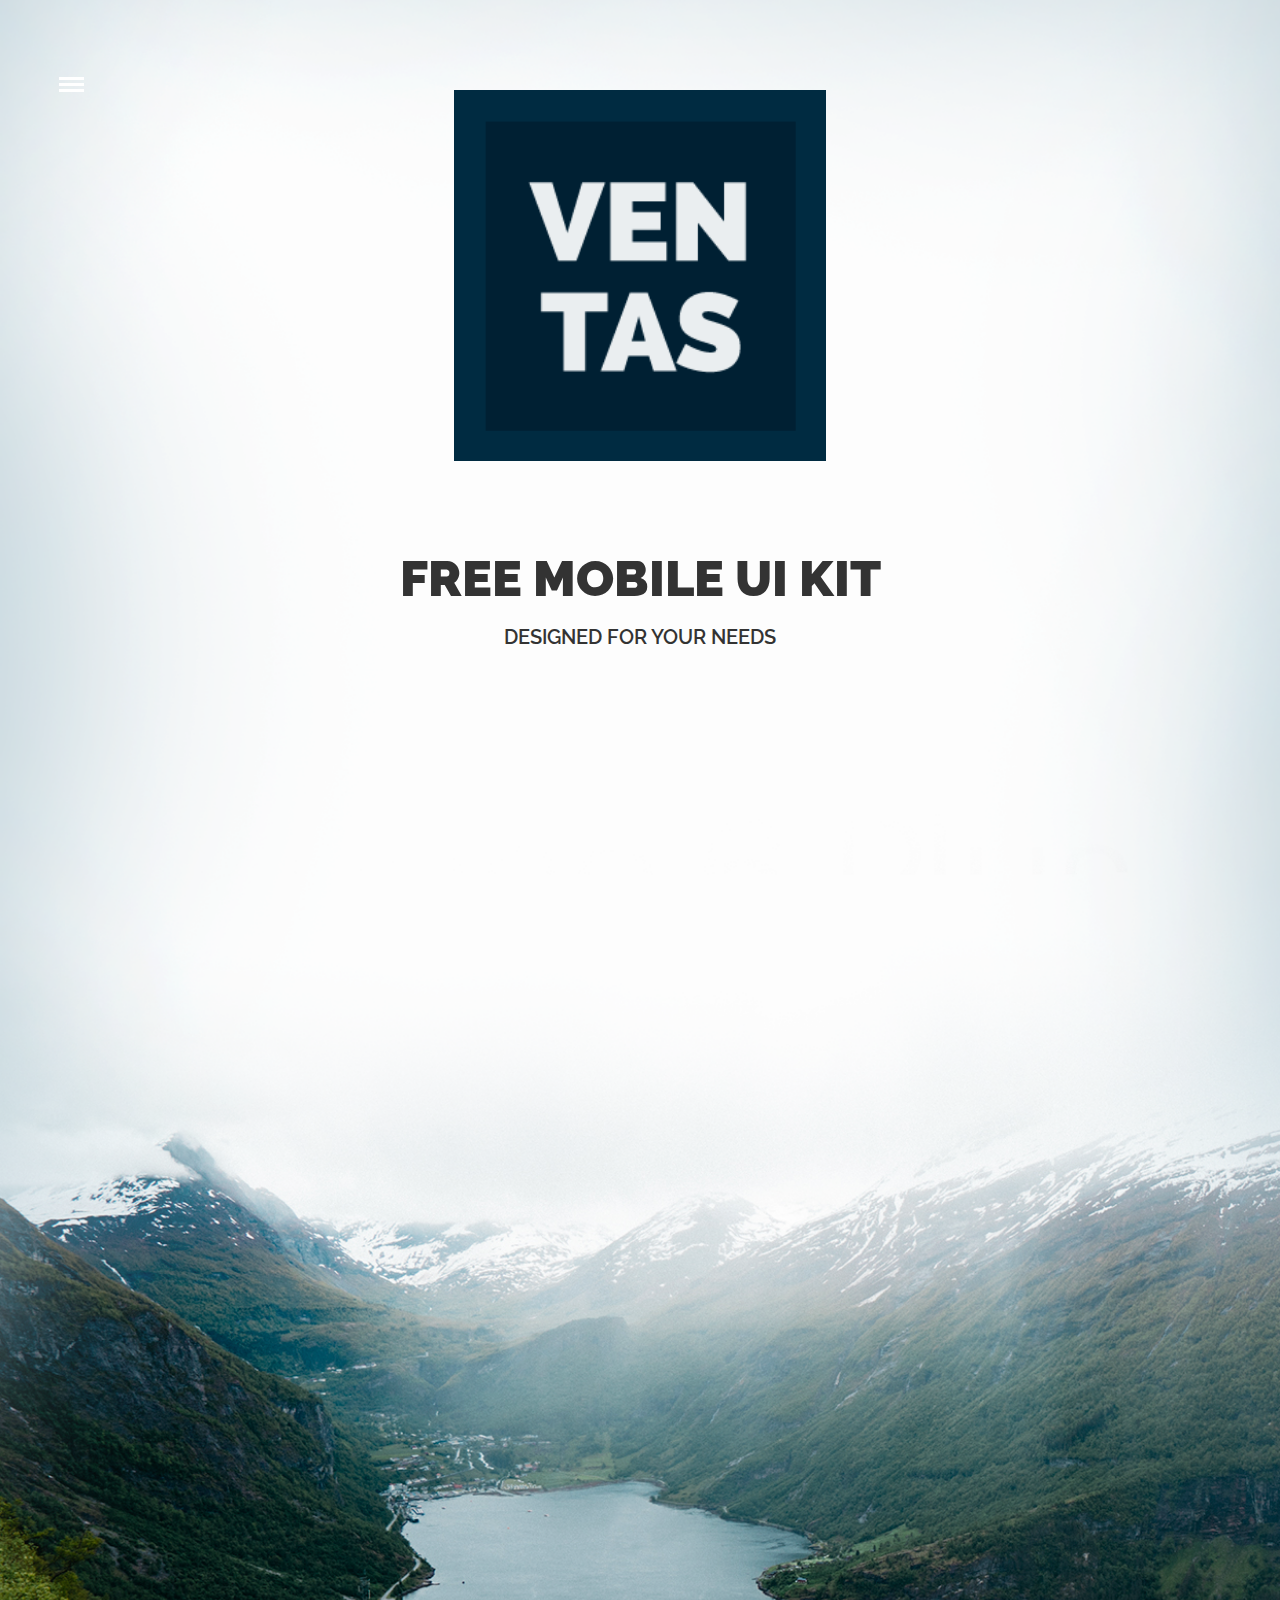
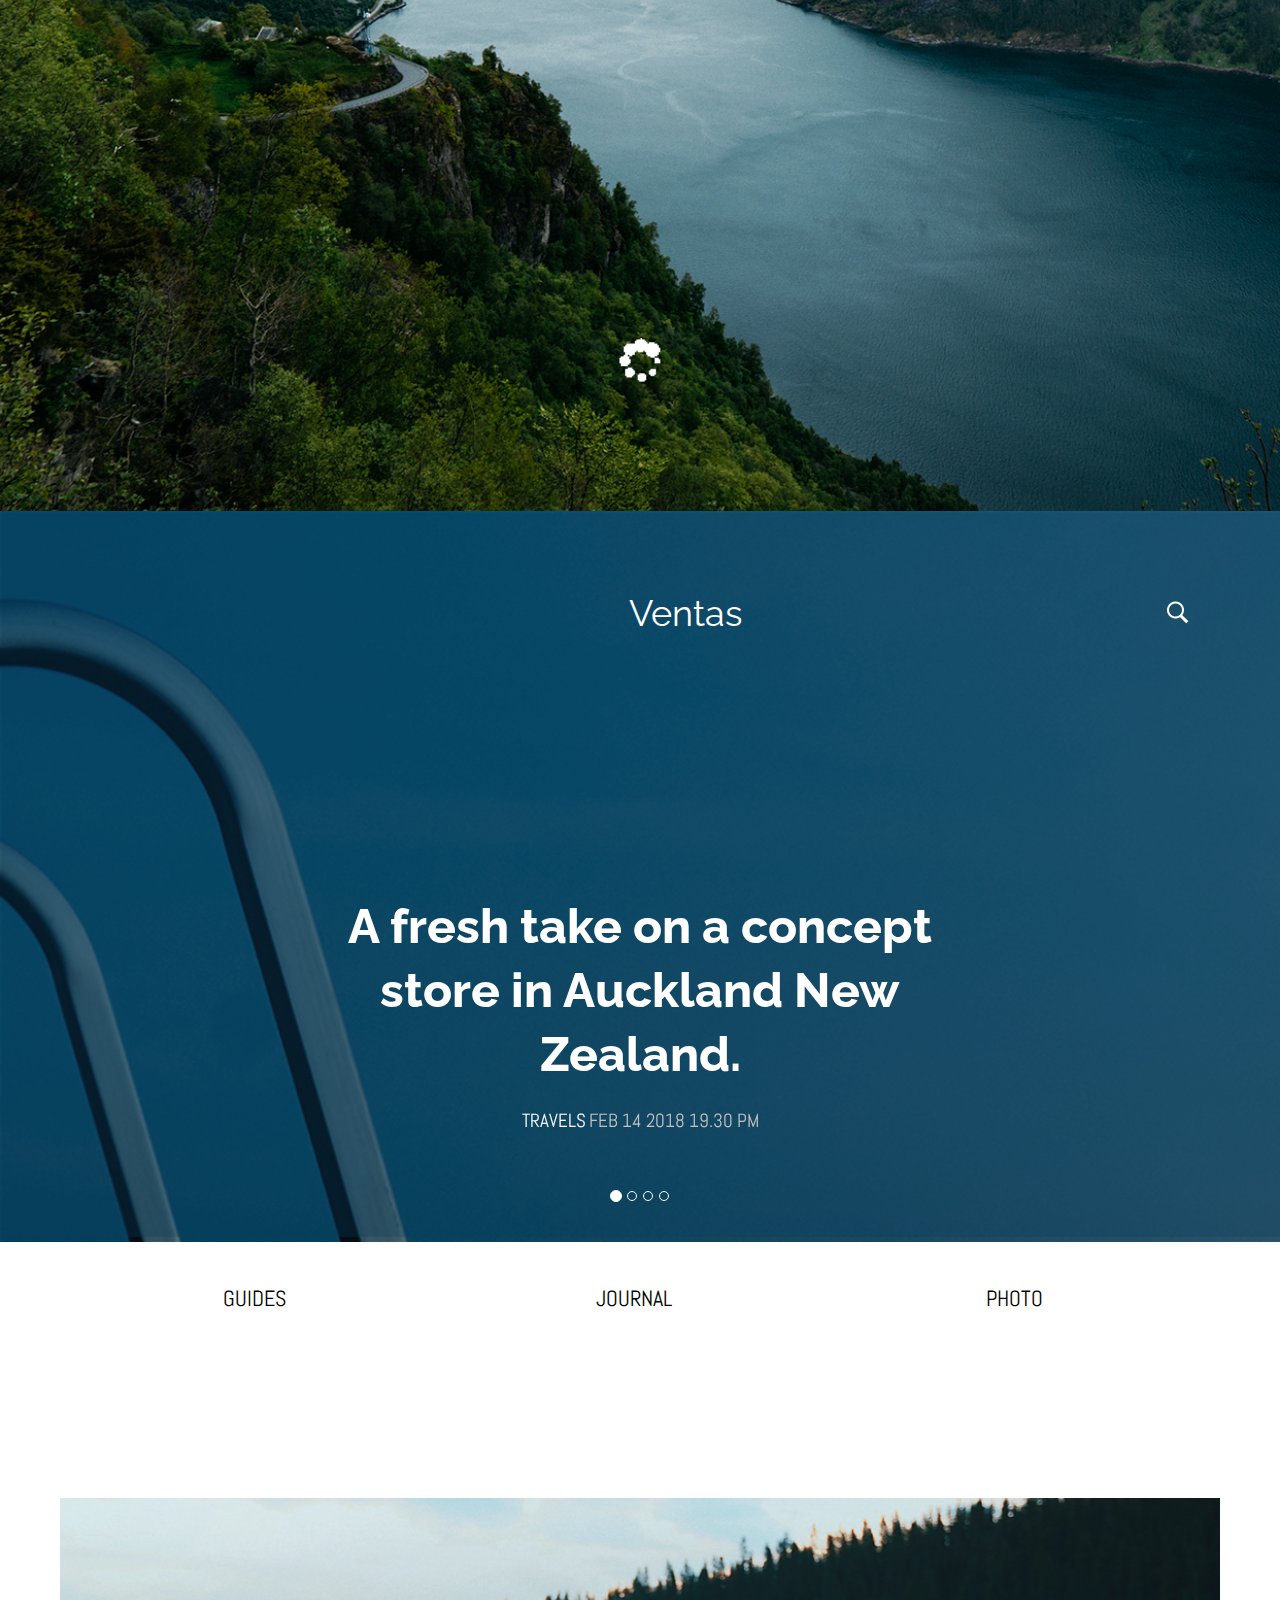
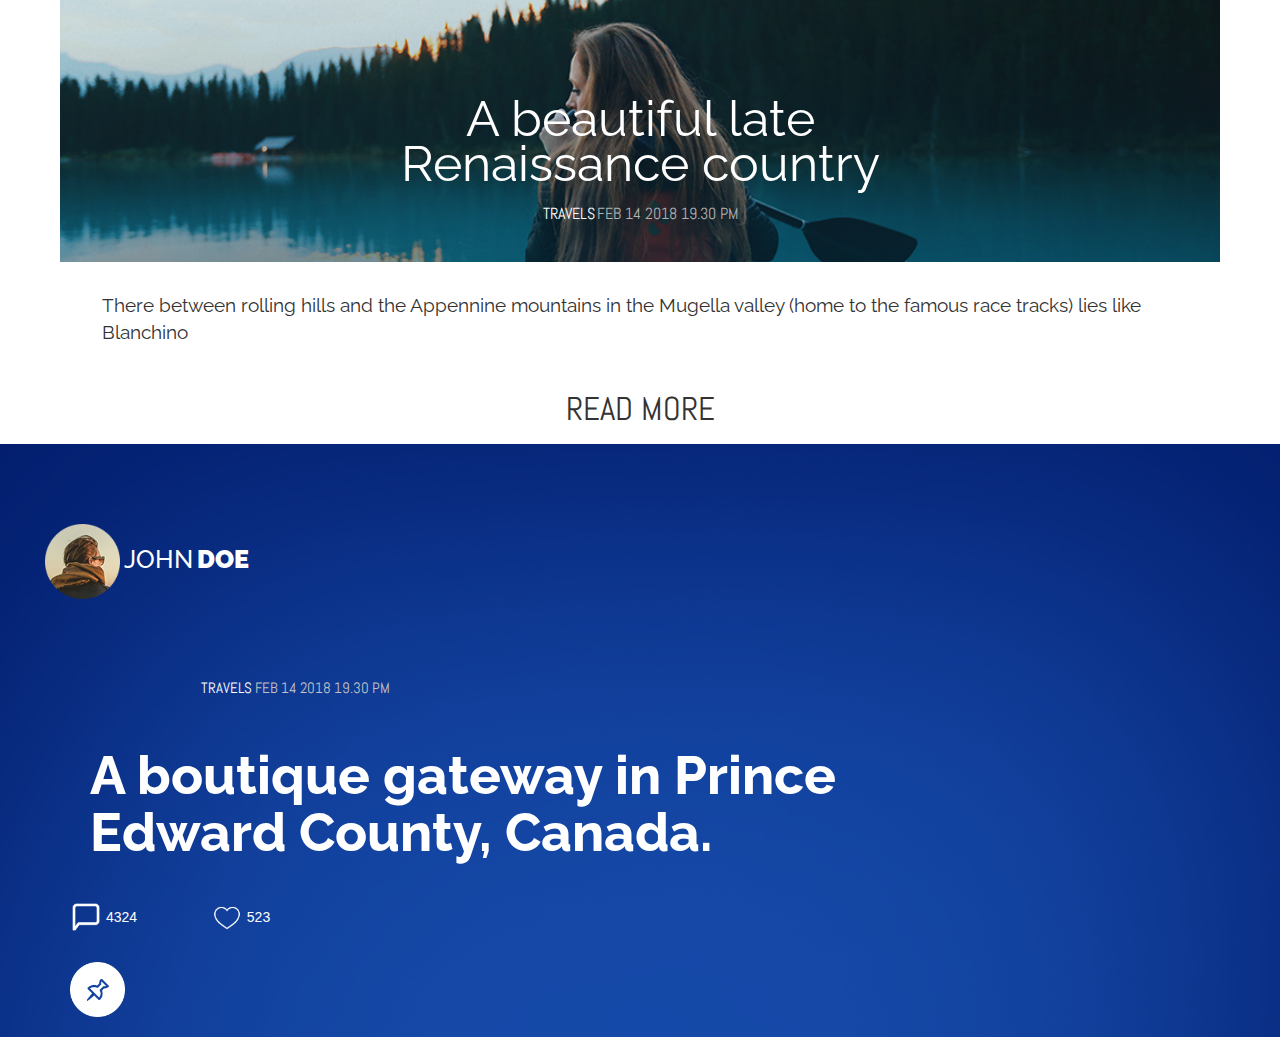
<file: index.html>
<!DOCTYPE html>
<html lang="en">
<head>
	<meta charset="UTF-8">
	<meta name="viewport" content="width=device-width, initial-scale=1">
		<title>Ventas</title>
		
	<link href="https://fonts.googleapis.com/css?family=Raleway:400,700" rel="stylesheet">
	<link href="https://fonts.googleapis.com/css?family=Abel" rel="stylesheet">
	<script src="jquery-3.2.1.min.js"></script>
	<link rel="stylesheet" href="bootstrap/css/bootstrap.min.css">
	<script src="bootstrap/js/bootstrap.min.js"></script>
	
	<link rel="stylesheet" href="style.css">
	<link rel="stylesheet" href="owl/owl.carousel.min.css">
	<link rel="stylesheet" href="owl/owl.theme.default.min.css">
	<link rel="stylesheet" href="https://maxcdn.bootstrapcdn.com/bootstrap/3.3.7/css/bootstrap.min.css">
	<script src="https://ajax.googleapis.com/ajax/libs/jquery/3.3.1/jquery.min.js"></script>
	<script src="https://maxcdn.bootstrapcdn.com/bootstrap/3.3.7/js/bootstrap.min.js"></script>
	
	<script src="owl/jquery.min.js"></script>
	<script src="owl/owl.carousel.js"></script>
	
	
</head>
<body>

<div>
<div class="utama">

	<div class="satu">
		<img src="1.png" class="yup"/>
			<h1 class="hai">FREE MOBILE UI KIT</h1>
			<h3 class="hai1">DESIGNED FOR YOUR NEEDS</h3>
			
			<div class="spinner">
				<img id="img-spinner" src="ap.gif" >
			</div>
	</div>
	
	<div class="dua">
		<div class="two">
		<div class="coba">
		    <div id="mobile-nav"></div>
    <nav>
      <ul class="menu">
        <li><a href="#">Home</a></li>
        <li><a href="#">Works</a></li>
        <li><a href="#">Services</a></li>
        <li><a href="#">Blog</a></li>
        <li><a href="#">About</a></li>
        <li><a href="#">Contact</a></li>
      </ul>
    </nav>

  <script src="http://code.jquery.com/jquery-1.11.3.min.js"></script>
  <script src="mostrar_nav.js"></script>
  </body>
  <script type="text/javascript">

  var _gaq = _gaq || [];
  _gaq.push(['_setAccount', 'UA-36251023-1']);
  _gaq.push(['_setDomainName', 'jqueryscript.net']);
  _gaq.push(['_trackPageview']);

  (function() {
    var ga = document.createElement('script'); ga.type = 'text/javascript'; ga.async = true;
    ga.src = ('https:' == document.location.protocol ? 'https://ssl' : 'http://www') + '.google-analytics.com/ga.js';
    var s = document.getElementsByTagName('script')[0]; s.parentNode.insertBefore(ga, s);
  })();

</script>
			<p class="yes">Ventas</p>
			<img class="gam" src="search.png"/>
		</div>
			<div id="myCarousel" class="carousel slide" data-ride="carousel">
    <!-- Indicators -->
    <ol class="carousel-indicators">
      <li data-target="#myCarousel" data-slide-to="0" class="active"></li>
      <li data-target="#myCarousel" data-slide-to="1"></li>
      <li data-target="#myCarousel" data-slide-to="2"></li>
	  <li data-target="#myCarousel" data-slide-to="3"></li>
    </ol>

    <!-- Wrapper for slides -->
    <div class="carousel-inner">

      <div class="item active">
		<p class="yese"> A fresh take on a concept store in Auckland New Zealand.</p>
			<div class="yesel"> 
			<h3>TRAVELS</h3> 
			<h4> FEB 14 2018 19.30 PM</h4>
		</div>
      </div>

      <div class="item">
          <p class="yese"> A fresh take on a concept store in Auckland New Zealand.</p>
			<div class="yesel"> 
			<h3>TRAVELS</h3> 
			<h4> FEB 14 2018 19.30 PM</h4>
		</div>
        </div>
    
      <div class="item">
          <p class="yese"> A fresh take on a concept store in Auckland New Zealand.</p>
			<div class="yesel"> 
			<h3>TRAVELS</h3> 
			<h4> FEB 14 2018 19.30 PM</h4>
		</div>
      </div>
	  
	  <div class="item">
          <p class="yese"> A fresh take on a concept store in Auckland New Zealand.</p>
			<div class="yesel"> 
			<h3>TRAVELS </h3> 
			<h4>FEB 14 2018 19.30 PM</h4>
		</div>
      </div>
  
    </div>
		</div>
	</div>
</div>

	<div class="hov">
	<div class="caption">
		<div class="kol1">
			<p> GUIDES</p>
		</div>
	</div>
	<div class="caption">
		<div class="kol1">
			<p> JOURNAL</p>
		</div>
	</div>
		<div class="caption">
		<div class="kol1">
			<p> PHOTO</p>
		</div>
		</div>
		
	</div>
	
	<div class="woman">
		<p class="ab"> A beautiful late </p> 
		<p class="abu"> Renaissance country</p>
		<div class="yesell"> 
			<h3>TRAVELS</h3> 
			<h4>FEB 14 2018 19.30 PM</h4>
		</div>
	</div>
	
	<div class="long">
		<p> There between rolling hills and the Appennine mountains in the Mugella valley (home to the famous race tracks) lies like Blanchino</p>
	</div>
	
	<div class="read"> <p> READ MORE</p> </div>
	
	<div class="tiga">
			<div class="aa">
				<img src="Photo1.png">
				<h3>JOHN</h3>
				<h4>DOE</h4>
			</div>
			
			<div class="yesella"> 
			<h3>TRAVELS</h3> 
			<h4>FEB 14 2018 19.30 PM</h4>
		</div>
		
		 <p class="yesew"> A boutique gateway in Prince Edward County, Canada.</p>
		 
		 <div class="love"> 
			<img src="topic.png">
			<p> 4324 </p>
			<img src="heart.png">
			<p> 523 </p>
		 </div>
		 
		 <div class="icon">
			<img src="Icon.png">
		 </div>
	</div>
</div>
<script>
	$(document).ready(function() {
	  $('.owl-carousel').owlCarousel({
		loop: true,
		margin: 10,
		responsiveClass: true,
		nav: true,
		responsive: {
		  0: {
			items: 2
		  },
		  500: {
			items: 3
		  },
		  1000: {
			items: 3,
			loop: false,
			margin:-5

		  }
		}
	  });
	});
  </script>
</body>

</html>
</file>
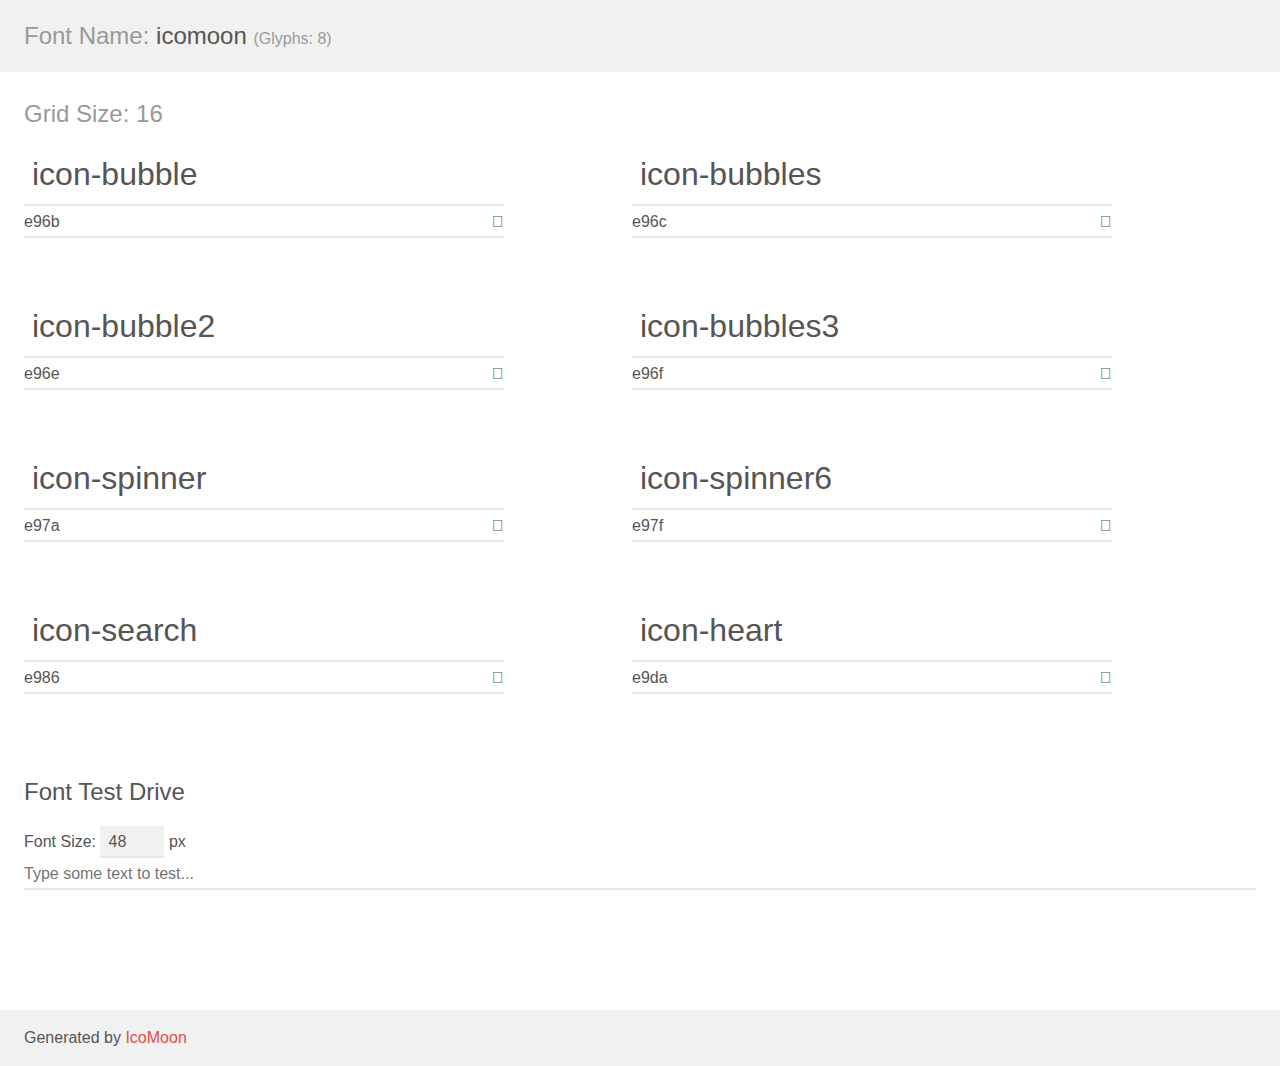
<file: demo.html>
<!doctype html>
<html>
<head>
    <meta charset="utf-8">
    <title>IcoMoon Demo</title>
    <meta name="description" content="An Icon Font Generated By IcoMoon.io">
    <meta name="viewport" content="width=device-width, initial-scale=1">
    <link rel="stylesheet" href="demo-files/demo.css">
    <link rel="stylesheet" href="style.css"></head>
<body>
    <div class="bgc1 clearfix">
        <h1 class="mhmm mvm"><span class="fgc1">Font Name:</span> icomoon <small class="fgc1">(Glyphs:&nbsp;8)</small></h1>
    </div>
    <div class="clearfix mhl ptl">
        <h1 class="mvm mtn fgc1">Grid Size: 16</h1>
        <div class="glyph fs1">
            <div class="clearfix bshadow0 pbs">
                <span class="icon-bubble">
                
                </span>
                <span class="mls"> icon-bubble</span>
            </div>
            <fieldset class="fs0 size1of1 clearfix hidden-false">
                <input type="text" readonly value="e96b" class="unit size1of2" />
                <input type="text" maxlength="1" readonly value="&#xe96b;" class="unitRight size1of2 talign-right" />
            </fieldset>
            <div class="fs0 bshadow0 clearfix hidden-true">
                <span class="unit pvs fgc1">liga: </span>
                <input type="text" readonly value="bubble, comment" class="liga unitRight" />
            </div>
        </div>
        <div class="glyph fs1">
            <div class="clearfix bshadow0 pbs">
                <span class="icon-bubbles">
                
                </span>
                <span class="mls"> icon-bubbles</span>
            </div>
            <fieldset class="fs0 size1of1 clearfix hidden-false">
                <input type="text" readonly value="e96c" class="unit size1of2" />
                <input type="text" maxlength="1" readonly value="&#xe96c;" class="unitRight size1of2 talign-right" />
            </fieldset>
            <div class="fs0 bshadow0 clearfix hidden-true">
                <span class="unit pvs fgc1">liga: </span>
                <input type="text" readonly value="bubbles, comments" class="liga unitRight" />
            </div>
        </div>
        <div class="glyph fs1">
            <div class="clearfix bshadow0 pbs">
                <span class="icon-bubble2">
                
                </span>
                <span class="mls"> icon-bubble2</span>
            </div>
            <fieldset class="fs0 size1of1 clearfix hidden-false">
                <input type="text" readonly value="e96e" class="unit size1of2" />
                <input type="text" maxlength="1" readonly value="&#xe96e;" class="unitRight size1of2 talign-right" />
            </fieldset>
            <div class="fs0 bshadow0 clearfix hidden-true">
                <span class="unit pvs fgc1">liga: </span>
                <input type="text" readonly value="bubble2, comment2" class="liga unitRight" />
            </div>
        </div>
        <div class="glyph fs1">
            <div class="clearfix bshadow0 pbs">
                <span class="icon-bubbles3">
                
                </span>
                <span class="mls"> icon-bubbles3</span>
            </div>
            <fieldset class="fs0 size1of1 clearfix hidden-false">
                <input type="text" readonly value="e96f" class="unit size1of2" />
                <input type="text" maxlength="1" readonly value="&#xe96f;" class="unitRight size1of2 talign-right" />
            </fieldset>
            <div class="fs0 bshadow0 clearfix hidden-true">
                <span class="unit pvs fgc1">liga: </span>
                <input type="text" readonly value="bubbles3, comments3" class="liga unitRight" />
            </div>
        </div>
        <div class="glyph fs1">
            <div class="clearfix bshadow0 pbs">
                <span class="icon-spinner">
                
                </span>
                <span class="mls"> icon-spinner</span>
            </div>
            <fieldset class="fs0 size1of1 clearfix hidden-false">
                <input type="text" readonly value="e97a" class="unit size1of2" />
                <input type="text" maxlength="1" readonly value="&#xe97a;" class="unitRight size1of2 talign-right" />
            </fieldset>
            <div class="fs0 bshadow0 clearfix hidden-true">
                <span class="unit pvs fgc1">liga: </span>
                <input type="text" readonly value="spinner, loading2" class="liga unitRight" />
            </div>
        </div>
        <div class="glyph fs1">
            <div class="clearfix bshadow0 pbs">
                <span class="icon-spinner6">
                
                </span>
                <span class="mls"> icon-spinner6</span>
            </div>
            <fieldset class="fs0 size1of1 clearfix hidden-false">
                <input type="text" readonly value="e97f" class="unit size1of2" />
                <input type="text" maxlength="1" readonly value="&#xe97f;" class="unitRight size1of2 talign-right" />
            </fieldset>
            <div class="fs0 bshadow0 clearfix hidden-true">
                <span class="unit pvs fgc1">liga: </span>
                <input type="text" readonly value="spinner6, loading7" class="liga unitRight" />
            </div>
        </div>
        <div class="glyph fs1">
            <div class="clearfix bshadow0 pbs">
                <span class="icon-search">
                
                </span>
                <span class="mls"> icon-search</span>
            </div>
            <fieldset class="fs0 size1of1 clearfix hidden-false">
                <input type="text" readonly value="e986" class="unit size1of2" />
                <input type="text" maxlength="1" readonly value="&#xe986;" class="unitRight size1of2 talign-right" />
            </fieldset>
            <div class="fs0 bshadow0 clearfix hidden-true">
                <span class="unit pvs fgc1">liga: </span>
                <input type="text" readonly value="search, magnifier" class="liga unitRight" />
            </div>
        </div>
        <div class="glyph fs1">
            <div class="clearfix bshadow0 pbs">
                <span class="icon-heart">
                
                </span>
                <span class="mls"> icon-heart</span>
            </div>
            <fieldset class="fs0 size1of1 clearfix hidden-false">
                <input type="text" readonly value="e9da" class="unit size1of2" />
                <input type="text" maxlength="1" readonly value="&#xe9da;" class="unitRight size1of2 talign-right" />
            </fieldset>
            <div class="fs0 bshadow0 clearfix hidden-true">
                <span class="unit pvs fgc1">liga: </span>
                <input type="text" readonly value="heart, like" class="liga unitRight" />
            </div>
        </div>
    </div>

    <!--[if gt IE 8]><!-->
    <div class="mhl clearfix mbl">
        <h1>Font Test Drive</h1>
        <label>
            Font Size: <input id="fontSize" type="number" class="textbox0 mbm"
            min="8" value="48" />
            px
        </label>
        <input id="testText" type="text" class="phl size1of1 mvl"
        placeholder="Type some text to test..." value=""/>
        <div id="testDrive" class="icon-">&nbsp;
        </div>
    </div>
    <!--<![endif]-->
    <div class="bgc1 clearfix">
        <p class="mhl">Generated by <a href="https://icomoon.io/app">IcoMoon</a></p>
    </div>

    <script src="demo-files/demo.js"></script>
</body>
</html>
</file>
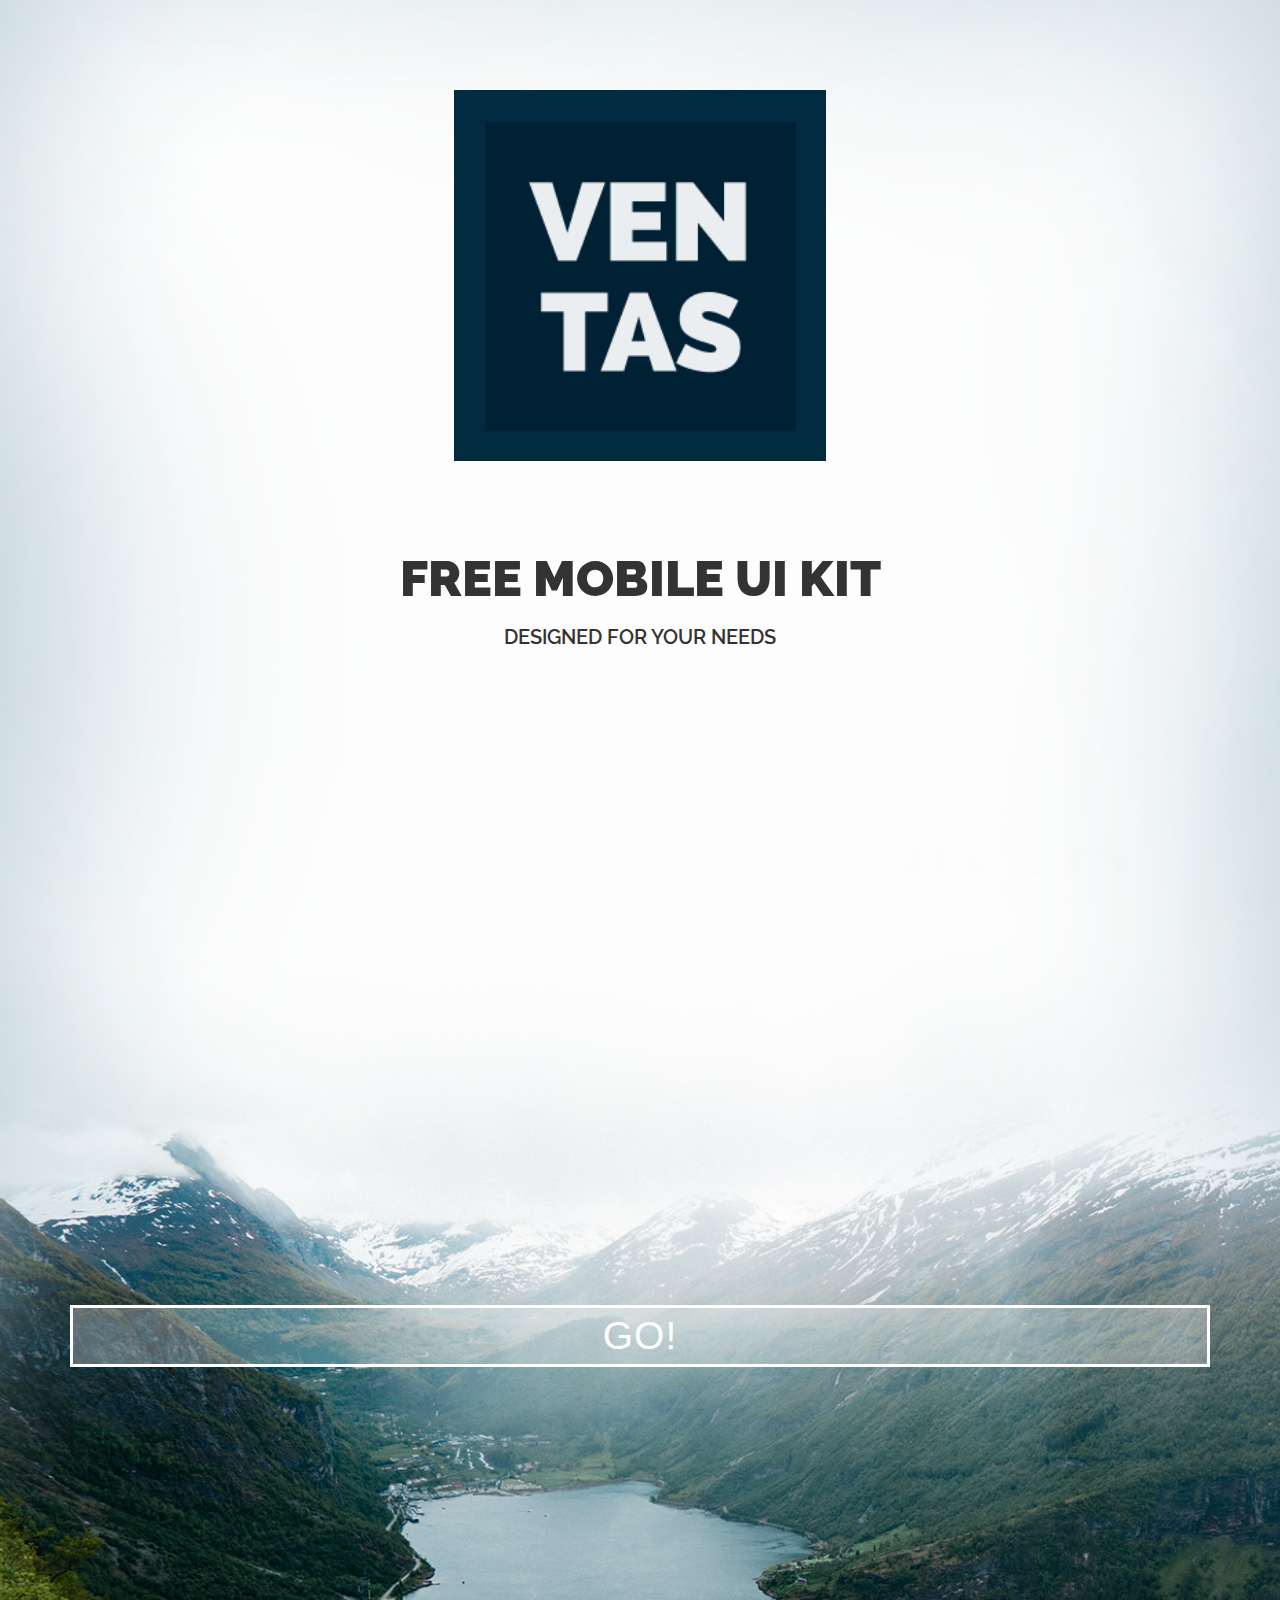
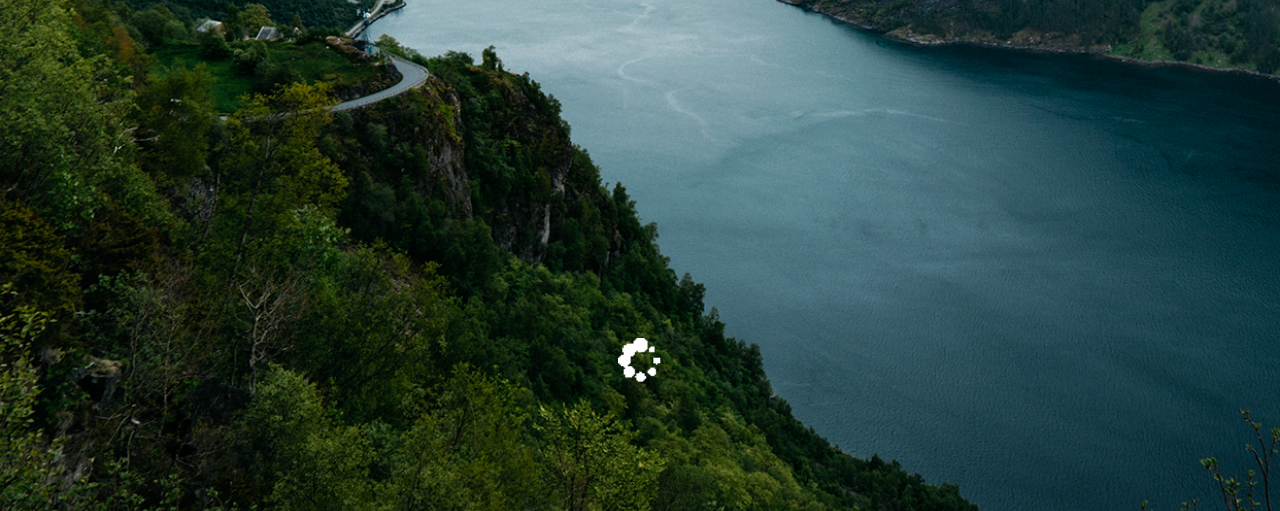
<file: hal1.html>
<!DOCTYPE html>
<html lang="en">
<head>
	<meta charset="UTF-8">
	<meta name="viewport" content="width=device-width, initial-scale=1">
		<title>Ventas</title>
		
	<link href="https://fonts.googleapis.com/css?family=Raleway:400,700" rel="stylesheet">
	<link href="https://fonts.googleapis.com/css?family=Abel" rel="stylesheet">
	<script src="jquery-3.2.1.min.js"></script>
	<link rel="stylesheet" href="bootstrap/css/bootstrap.min.css">
	<script src="bootstrap/js/bootstrap.min.js"></script>
	
	<link rel="stylesheet" href="style.css">
	<link rel="stylesheet" href="owl/owl.carousel.min.css">
	<link rel="stylesheet" href="owl/owl.theme.default.min.css">
	<link rel="stylesheet" href="https://maxcdn.bootstrapcdn.com/bootstrap/3.3.7/css/bootstrap.min.css">
	<script src="https://ajax.googleapis.com/ajax/libs/jquery/3.3.1/jquery.min.js"></script>
	<script src="https://maxcdn.bootstrapcdn.com/bootstrap/3.3.7/js/bootstrap.min.js"></script>
	
	<script src="owl/jquery.min.js"></script>
	<script src="owl/owl.carousel.js"></script>
	
	
</head>


<body>

<div class="satu">
		<img src="1.png" class="yup"/>
			<h1 class="hai">FREE MOBILE UI KIT</h1>
			<h3 class="hai1">DESIGNED FOR YOUR NEEDS</h3>
			
			
			<div class="container">
				<a data-animation="ripple" href="hal2.html">GO!</a>
			</div>
			

			<div class="spinner">
				<img id="img-spinner" src="ap.gif" >
			</div>
	</div>

</body>

</html>
</file>
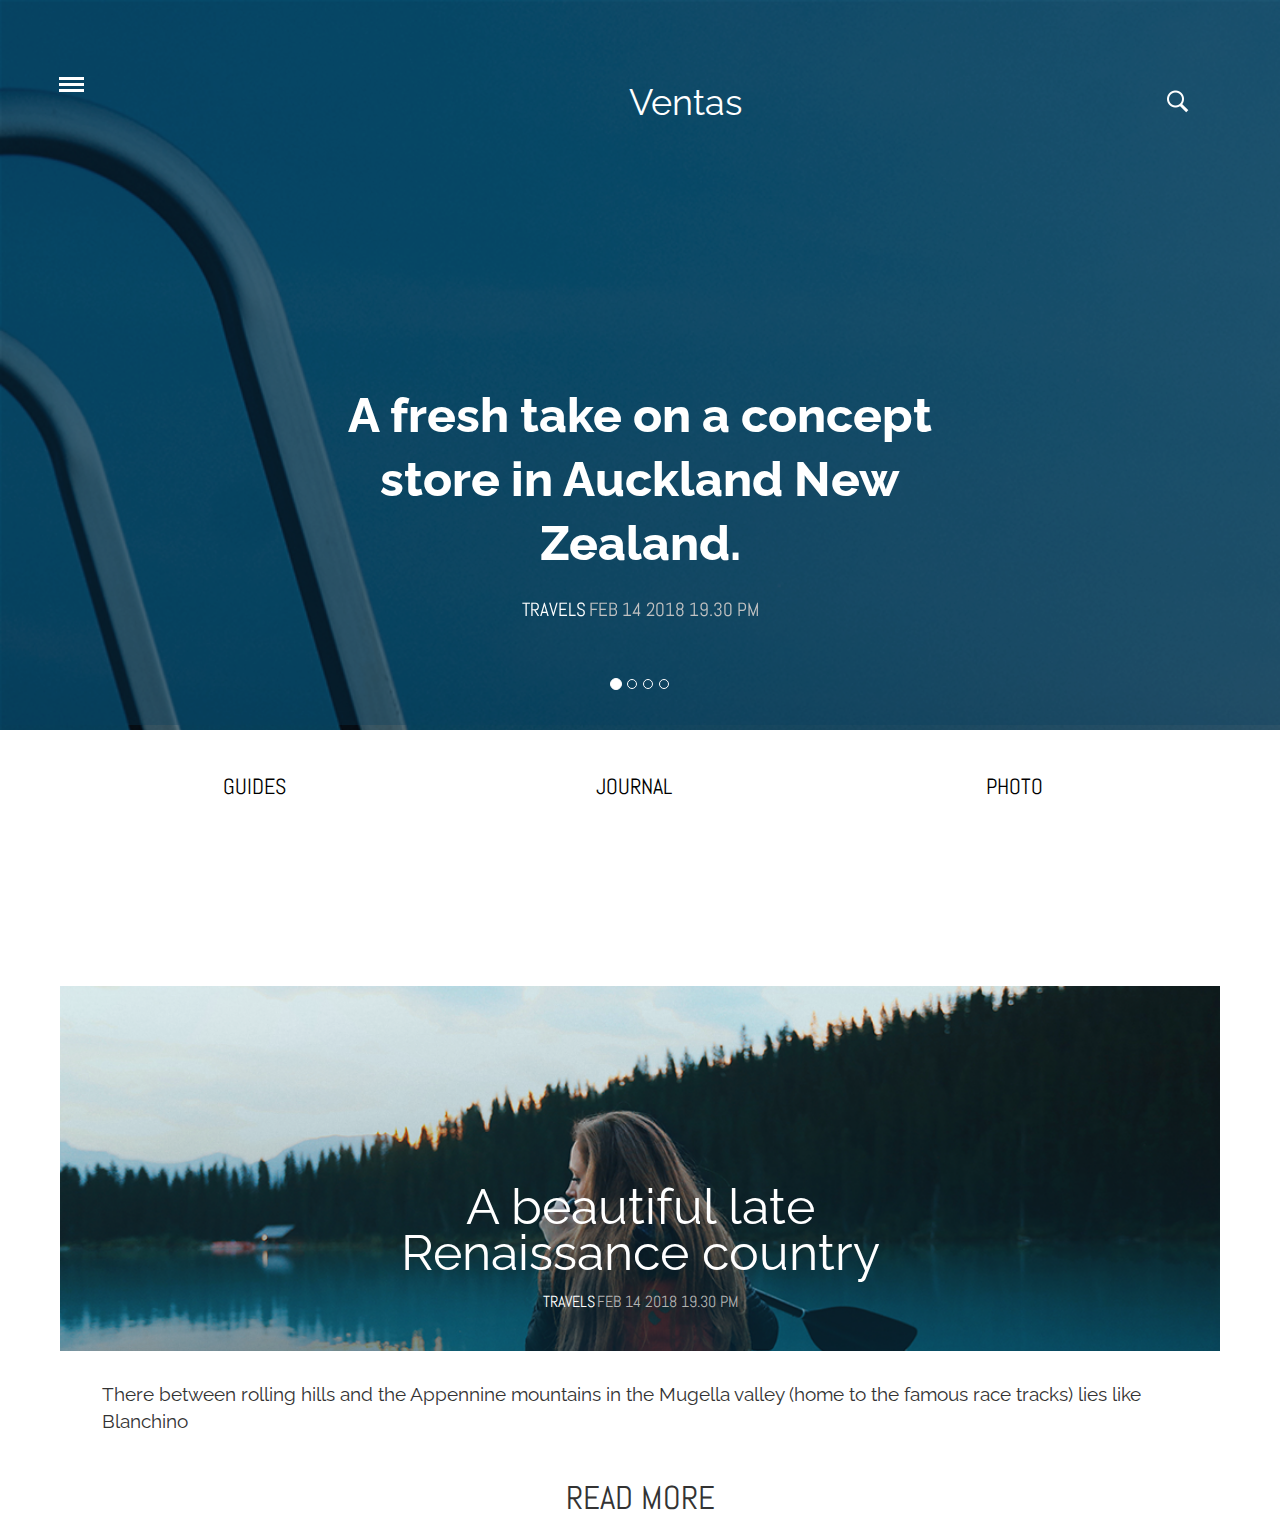
<file: hal2.html>
<!DOCTYPE html>
<html lang="en">
<head>
	<meta charset="UTF-8">
	<meta name="viewport" content="width=device-width, initial-scale=1">
		<title>Ventas</title>
		
	<link href="https://fonts.googleapis.com/css?family=Raleway:400,700" rel="stylesheet">
	<link href="https://fonts.googleapis.com/css?family=Abel" rel="stylesheet">
	<script src="jquery-3.2.1.min.js"></script>
	<link rel="stylesheet" href="bootstrap/css/bootstrap.min.css">
	<script src="bootstrap/js/bootstrap.min.js"></script>
	
	<link rel="stylesheet" href="style.css">
	<link rel="stylesheet" href="owl/owl.carousel.min.css">
	<link rel="stylesheet" href="owl/owl.theme.default.min.css">
	<link rel="stylesheet" href="https://maxcdn.bootstrapcdn.com/bootstrap/3.3.7/css/bootstrap.min.css">
	<script src="https://ajax.googleapis.com/ajax/libs/jquery/3.3.1/jquery.min.js"></script>
	<script src="https://maxcdn.bootstrapcdn.com/bootstrap/3.3.7/js/bootstrap.min.js"></script>
	
	<script src="owl/jquery.min.js"></script>
	<script src="owl/owl.carousel.js"></script>
	
	
</head>

<body>
	<div class="dua">
		<div class="two">
		<div class="coba">
		    <div id="mobile-nav"></div>
    <nav>
      <ul class="menu">
        <li><a href="hal1.html">Home</a></li>
        <li><a href="hal2.html">Blog</a></li>
        <li><a href="hal3.html">About</a></li>
      </ul>
    </nav>

  <script src="http://code.jquery.com/jquery-1.11.3.min.js"></script>
  <script src="mostrar_nav.js"></script>
  </body>
  <script type="text/javascript">

  var _gaq = _gaq || [];
  _gaq.push(['_setAccount', 'UA-36251023-1']);
  _gaq.push(['_setDomainName', 'jqueryscript.net']);
  _gaq.push(['_trackPageview']);

  (function() {
    var ga = document.createElement('script'); ga.type = 'text/javascript'; ga.async = true;
    ga.src = ('https:' == document.location.protocol ? 'https://ssl' : 'http://www') + '.google-analytics.com/ga.js';
    var s = document.getElementsByTagName('script')[0]; s.parentNode.insertBefore(ga, s);
  })();

</script>
			<p class="yes">Ventas</p>
			<img class="gam" src="search.png"/>
		</div>
			<div id="myCarousel" class="carousel slide" data-ride="carousel">
    <!-- Indicators -->
    <ol class="carousel-indicators">
      <li data-target="#myCarousel" data-slide-to="0" class="active"></li>
      <li data-target="#myCarousel" data-slide-to="1"></li>
      <li data-target="#myCarousel" data-slide-to="2"></li>
	  <li data-target="#myCarousel" data-slide-to="3"></li>
    </ol>

    <!-- Wrapper for slides -->
    <div class="carousel-inner">

      <div class="item active">
		<p class="yese"> A fresh take on a concept store in Auckland New Zealand.</p>
			<div class="yesel"> 
			<h3>TRAVELS</h3> 
			<h4> FEB 14 2018 19.30 PM</h4>
		</div>
      </div>

      <div class="item">
          <p class="yese"> A fresh take on a concept store in Auckland New Zealand.</p>
			<div class="yesel"> 
			<h3>TRAVELS</h3> 
			<h4> FEB 14 2018 19.30 PM</h4>
		</div>
        </div>
    
      <div class="item">
          <p class="yese"> A fresh take on a concept store in Auckland New Zealand.</p>
			<div class="yesel"> 
			<h3>TRAVELS</h3> 
			<h4> FEB 14 2018 19.30 PM</h4>
		</div>
      </div>
	  
	  <div class="item">
          <p class="yese"> A fresh take on a concept store in Auckland New Zealand.</p>
			<div class="yesel"> 
			<h3>TRAVELS </h3> 
			<h4>FEB 14 2018 19.30 PM</h4>
		</div>
      </div>
  
    </div>
		</div>
	</div>
</div>

	<div class="hov">
	<div class="caption">
		<div class="kol1">
			<p> GUIDES</p>
		</div>
	</div>
	<div class="caption">
		<div class="kol1">
			<p> JOURNAL</p>
		</div>
	</div>
		<div class="caption">
		<div class="kol1">
			<p> PHOTO</p>
		</div>
		</div>
		
	</div>
	
	<div class="woman">
		<p class="ab"> A beautiful late </p> 
		<p class="abu"> Renaissance country</p>
		<div class="yesell"> 
			<h3>TRAVELS</h3> 
			<h4>FEB 14 2018 19.30 PM</h4>
		</div>
	</div>
	
	<div class="long">
		<p> There between rolling hills and the Appennine mountains in the Mugella valley (home to the famous race tracks) lies like Blanchino</p>
	</div>
	
	<div class="read"> <p> READ MORE</p> </div>
<script>
	$(document).ready(function() {
	  $('.owl-carousel').owlCarousel({
		loop: true,
		margin: 10,
		responsiveClass: true,
		nav: true,
		responsive: {
		  0: {
			items: 2
		  },
		  500: {
			items: 3
		  },
		  1000: {
			items: 3,
			margin:-5

		  }
		}
	  });
	});
  </script>
</body>

</html>
</file>
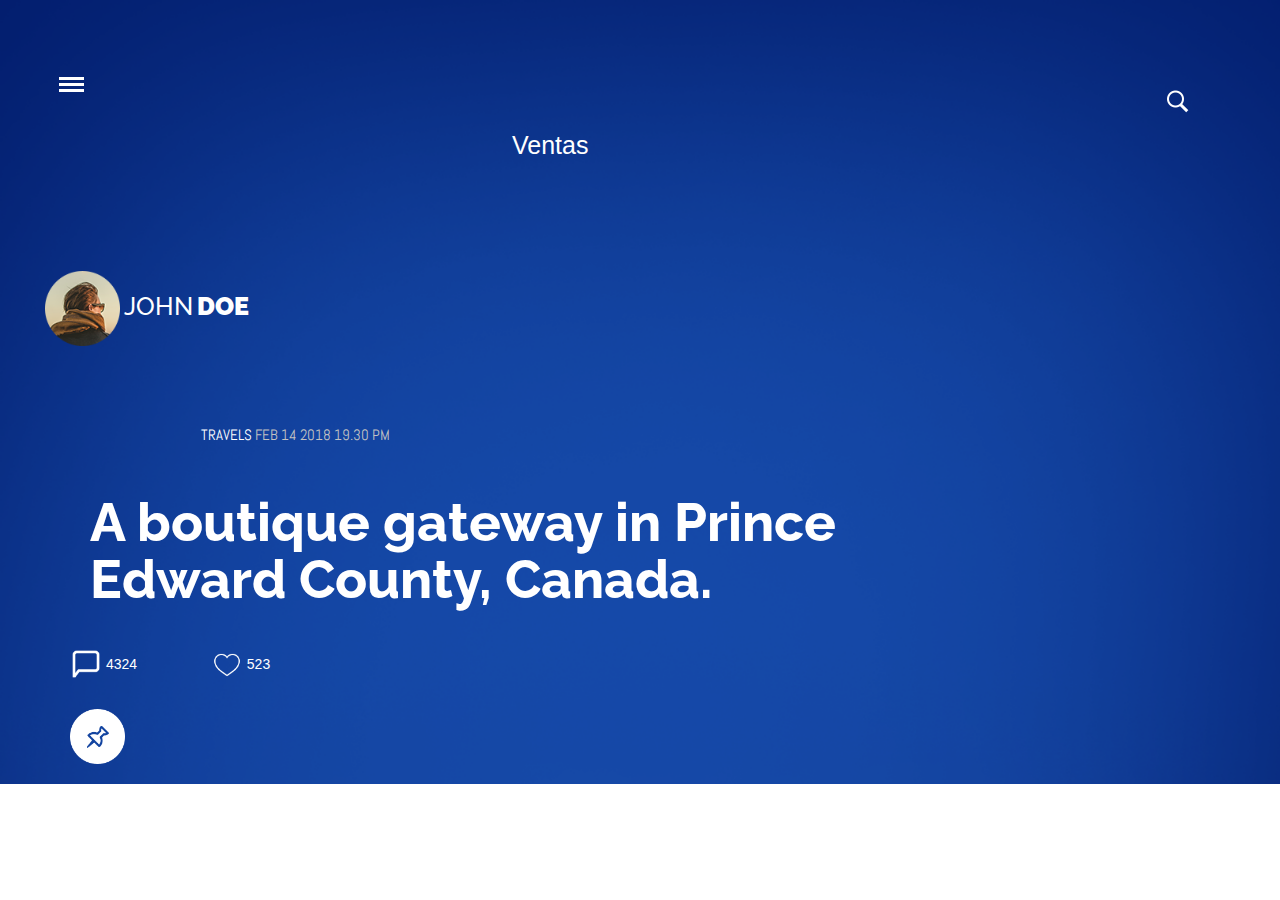
<file: hal3.html>
<!DOCTYPE html>
<html lang="en">
<head>
	<meta charset="UTF-8">
	<meta name="viewport" content="width=device-width, initial-scale=1">
		<title>Ventas</title>
		
	<link href="https://fonts.googleapis.com/css?family=Raleway:400,700" rel="stylesheet">
	<link href="https://fonts.googleapis.com/css?family=Abel" rel="stylesheet">
	<script src="jquery-3.2.1.min.js"></script>
	<link rel="stylesheet" href="bootstrap/css/bootstrap.min.css">
	<script src="bootstrap/js/bootstrap.min.js"></script>
	
	<link rel="stylesheet" href="style.css">
	<link rel="stylesheet" href="owl/owl.carousel.min.css">
	<link rel="stylesheet" href="owl/owl.theme.default.min.css">
	<link rel="stylesheet" href="https://maxcdn.bootstrapcdn.com/bootstrap/3.3.7/css/bootstrap.min.css">
	<script src="https://ajax.googleapis.com/ajax/libs/jquery/3.3.1/jquery.min.js"></script>
	<script src="https://maxcdn.bootstrapcdn.com/bootstrap/3.3.7/js/bootstrap.min.js"></script>
	
	<script src="owl/jquery.min.js"></script>
	<script src="owl/owl.carousel.js"></script>
	
	
</head>

<body>
	<div class="tiga">
	<div class="coba">
		    <div id="mobile-nav"></div>
    <nav>
      <ul class="menu">
        <li><a href="hal1.html">Home</a></li>
        <li><a href="hal2.html">Blog</a></li>
        <li><a href="hal3.html">About</a></li>
      </ul>
    </nav>

  <script src="http://code.jquery.com/jquery-1.11.3.min.js"></script>
  <script src="mostrar_nav.js"></script>
  </body>
  <script type="text/javascript">

  var _gaq = _gaq || [];
  _gaq.push(['_setAccount', 'UA-36251023-1']);
  _gaq.push(['_setDomainName', 'jqueryscript.net']);
  _gaq.push(['_trackPageview']);

  (function() {
    var ga = document.createElement('script'); ga.type = 'text/javascript'; ga.async = true;
    ga.src = ('https:' == document.location.protocol ? 'https://ssl' : 'http://www') + '.google-analytics.com/ga.js';
    var s = document.getElementsByTagName('script')[0]; s.parentNode.insertBefore(ga, s);
  })();

</script>
			<p class="yesp">Ventas</p>
			<img class="gam" src="search.png"/>
		</div>
			<div class="aa">
				<img src="Photo1.png">
				<h3>JOHN</h3>
				<h4>DOE</h4>
			</div>
			
			<div class="yesella"> 
			<h3>TRAVELS</h3> 
			<h4>FEB 14 2018 19.30 PM</h4>
		</div>
		
		 <p class="yesew"> A boutique gateway in Prince Edward County, Canada.</p>
		 
		 <div class="love"> 
			<img src="topic.png">
			<p> 4324 </p>
			<img src="heart.png">
			<p> 523 </p>
		 </div>
		 
		 <div class="icon">
			<img src="Icon.png">
		 </div>
	</div>
</body>

</html>
</file>
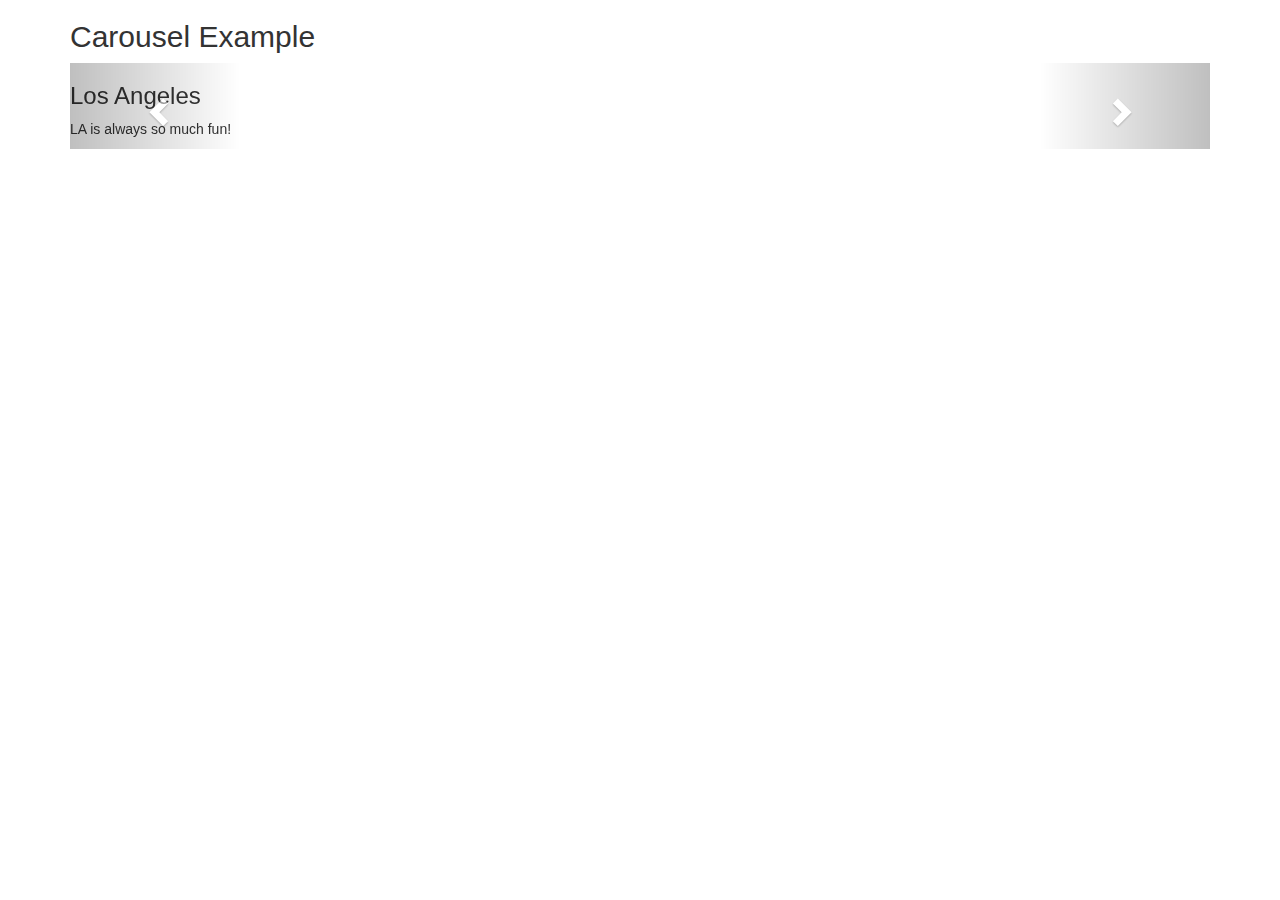
<file: qw.html>
<!DOCTYPE html>
<html lang="en">
<head>
  <title>Bootstrap Example</title>
  <meta charset="utf-8">
  <meta name="viewport" content="width=device-width, initial-scale=1">
  <link rel="stylesheet" href="https://maxcdn.bootstrapcdn.com/bootstrap/3.3.7/css/bootstrap.min.css">
  <script src="https://ajax.googleapis.com/ajax/libs/jquery/3.3.1/jquery.min.js"></script>
  <script src="https://maxcdn.bootstrapcdn.com/bootstrap/3.3.7/js/bootstrap.min.js"></script>
</head>
<body>

<div class="container">
  <h2>Carousel Example</h2>
  <div id="myCarousel" class="carousel slide" data-ride="carousel">
    <!-- Indicators -->
    <ol class="carousel-indicators">
      <li data-target="#myCarousel" data-slide-to="0" class="active"></li>
      <li data-target="#myCarousel" data-slide-to="1"></li>
      <li data-target="#myCarousel" data-slide-to="2"></li>
    </ol>

    <!-- Wrapper for slides -->
    <div class="carousel-inner">

      <div class="item active">
		<h3>Los Angeles</h3>
          <p>LA is always so much fun!</p>
      </div>

      <div class="item">
          <h3>Chicago</h3>
          <p>Thank you, Chicago!</p>
        </div>
    
      <div class="item">
          <h3>New York</h3>
          <p>We love the Big Apple!</p>
      </div>
  
    </div>

    <!-- Left and right controls -->
    <a class="left carousel-control" href="#myCarousel" data-slide="prev">
      <span class="glyphicon glyphicon-chevron-left"></span>
      <span class="sr-only">Previous</span>
    </a>
    <a class="right carousel-control" href="#myCarousel" data-slide="next">
      <span class="glyphicon glyphicon-chevron-right"></span>
      <span class="sr-only">Next</span>
    </a>
  </div>
</div>

</body>
</html>
</file>
<file: style.css>
body{
	font-family: 'Raleway', sans-serif;
	font-family: 'Abel', sans-serif;
	margin:0;
} 

ul{
	list-style:none;
}

	--color-ripple: rgba(255,255,255,0.8);
}

body {
	background: #36353c;
}

.container {
	position: absolute;
	top: 0;
	left: 0;
	right: 0;
	bottom: 0;
	height: 50px;
	width: 200px;
	margin: auto;
}
*[data-animation="ripple"] {
    position: relative;
    height: 100%;
    width: 100%;
    top: 200px;
    font-size: 25px;
    display: block;
    outline: none;
    padding: 18px;
    color: white;
    text-transform: uppercase;
    background: rgba(255,255,255,0.3);
    border: solid 3px;
    border-color: white;
    box-sizing: border-box;
    text-align: center;
    line-height: 14px;
    font-family: roboto, helvetica;
    font-weight: 200;
    letter-spacing: 1px;
    text-decoration: none;
    cursor: pointer;
    -webkit-tap-highlight-color: transparent;
}


.satu{
	background:url(back.png) 100% no-repeat; 
	background-size:cover;
	text-align:center;
	padding-top:90px;
}

.dua{
	background:url(bag.png); 
	background-size:150%;
	text-align:center;

}

.tiga{
	background:url(oi.png);
	background-size:cover;
	
	
}

.two{
		background-color:rgba(6, 64, 95 ,0.3);
		display:inline-block;
		}


.hai{
	font-family: 'Raleway', sans-serif;
	font-weight:900;
	font-size:25px;
	padding-top:70px;
}

.hai1{
	font-family: 'Raleway', sans-serif;
	font-weight:600;
	font-size:13px;
}

.yup{
	width:25%;
}

.spinner {
    position: ;
    margin-left: 0px; 
    margin-right: 0px;
    text-align:center;
    overflow: auto;
    padding: 10px 10px 10px 10px;
	padding-top:100%;
	padding-bottom:10%;
	background:none;
}

#img-spinner{
 width: 45px;
 height: 45px;
}

.yes{
	color: white;
    padding-top: 10%;
    font-size: 20px;
    display: inline-block;
    width: 236px;
    margin-right: -23%;
    font-family: 'Raleway', sans-serif;
}


.yesp {
    color: white;
    padding-top: 10%;
    font-size: 25px;
    display: inline-block;
    padding-left: 25%;
}

.yesp {
    color: white;
    padding-top: 10%;
    font-size: 25px;
    display: inline-block;
    padding-left: 40%;
}

/*MENU*/

.menu {
    list-style: none;
    line-height: 16px;
    margin: auto;
    width: 15em;
	font-size:16px;
}

.menu a {
    background: url(icons.png) no-repeat left top;
    color: #ddd;
    text-decoration: none;
    text-transform: uppercase;
    display: block;
    padding-left: 3em;
    padding-right: 3em;
    padding-top: 13px;
    width: 50%;
	font-family: 'Raleway', sans-serif;
}

.menu a:hover {
  margin-left: 1em;
  -webkit-transition: all .5s;
  -o-transition: all .5s;
  transition: all .5s;
}

.menu li {
  box-shadow: 3px 0 rgba(52,152,219,.2) inset;
  margin-bottom: 20px;
  -webkit-transition: all .5s;
  -o-transition: all .5s;
  transition: all .5s;/*outline: 1px solid green*/
}

.menu li:hover { box-shadow: 15em 0 rgba(52,152,219,.2)inset; }

.menu li:nth-child(2) a { background-position: 0 -42px; }

.menu li:nth-child(3) a { background-position: 0 -84px; }

.menu li:nth-child(4) a { background-position: 0 -126px; }

.menu li:nth-child(5) a { background-position: 0 -168px; }

.menu li:last-child a { background-position: 0 -210px; }

/*FIN MENU*/
/*Posicion Responsive Menu*/

nav {
  background: rgba(41,128,185,1);
  padding-right: .25em;
  position: absolute;
  left: -18em;
  height:377px;
  padding-top: 5em;
  box-sizing: border-box;
  z-index: 20;
  -webkit-transition: all .3s;
  -o-transition: all .3s;
  transition: all .3s;
}

nav.active { left: 0;
			 height: 377px;}

#mobile-nav {
    background: url(menu-icon.png);
    cursor: pointer;
    left: 2em;
    height: 30px;
    position: absolute;
    top: 35px;
    width: 30px;
    z-index: 30;
}

.yese{
	padding-left:20%;
	padding-right:20%;
	padding-top:15%;
	text-align:center;
	color:#fff;
	font-size:21px;
	font-weight: 749;
    line-height: 25px;
	font-family: 'Raleway', sans-serif;
}

.yesew {
    padding-left: 7%;
    padding-top: 2%;
    color: #fff;
    font-size: 24px;
    font-weight: 749;
    line-height: 30px;
	width:85%;
}

.yesel{
	text-align:center;
	color:#fff;
	font-size:15px;
	font-family: 'Raleway', sans-serif;
	padding-top:20px;
    padding-bottom: 80px;
	    margin-top: -25px;
	font-family: 'Abel', sans-serif;
}

.yesell{
	text-align:center;
	color:#fff;
	font-size:10px;
	font-family: 'Raleway', sans-serif;
	margin-top: -25px;
	font-family: 'Abel', sans-serif;
}

.yesella{
	text-align:center;
	color:#fff;
	font-size:10px;
	font-family: 'Raleway', sans-serif;
	font-family: 'Abel', sans-serif;
	margin-left: -57px;
	padding-top: 25px;
}

.yesell h3{
	text-align:center;
	color:#fff;
	font-size:10px;
	font-family: 'Raleway', sans-serif;
    padding-bottom: 15px;
	font-family: 'Abel', sans-serif;
	display:inline-block;
}

.yesell h4{
	text-align:center;
	color: #b2b2b2;
    font-size: 12px;
	font-family: 'Raleway', sans-serif;
    padding-bottom: 15px;
	font-family: 'Abel', sans-serif;
	display:inline-block;
}

.yesella h3{
	color:#fff;
	font-size:15px;
	font-family: 'Raleway', sans-serif;
    padding-bottom: 15px;
	font-family: 'Abel', sans-serif;
	display:inline-block;
}

.yesella h4{
	color:#c2c2c2;
	font-size:15px;
	font-family: 'Raleway', sans-serif;
    padding-bottom: 15px;
	font-family: 'Abel', sans-serif;
	display:inline-block;
}

.yesel h3{
	text-align:center;
	color:#fff;
	font-size:10px;
	font-family: 'Raleway', sans-serif;
    padding-bottom: 15px;
	font-family: 'Abel', sans-serif;
	display:inline-block;
}

.yesel h4{
	text-align:center;
	color:#c2c2c2;
	font-size:10px;
	font-family: 'Raleway', sans-serif;
    padding-bottom: 15px;
	font-family: 'Abel', sans-serif;
	display:inline-block;
}

.gam img{
	width:35px;
}

.coba{
	width:100%;
	display:inline-block;
}

.coba img{
	width:25px;
	margin:7%;
	float:right;
	padding-top:12px;
}

.hov{
	margin-top:5%;
	margin-bottom:20%;
	margin-left:5%;
	margin-right:5%;
	text-align:center;
}


.hov .caption .kol1 p{
		color: black;
		text-align: center;
		padding: 15px 15px;
		text-decoration: none;
		margin-top: -16px;
		font-family: 'Abel', sans-serif;
	}
.hov .caption .kol1 p:hover{
	color:black;
	background-color:#e3e3e3;
}

.kol1{
	width:33%;
	height:90px;
	float:left;
}

.kol2{
	width:34%;
	float:left;
}

.kol3{
	width:33%;
	float:left;
}

.woman{
	margin-top:35px;
	background:url(Photo.png);
	background-size:cover;
	margin-left:20px;
	margin-right:20px;
}

.ab{
	padding-top:55px;
	color:white;
	width:100%;
	text-align:center;
	font-size:20px;
	margin:0;
}

.abu{
	color:white;
	width:100%;
	text-align:center;
	font-size:20px;
}

.long{
	margin-top:30px;
	padding-left:8%;
	padding-right:8%;
	font-family: 'Raleway', sans-serif;
	
}

.read{
	font-family: 'Abel', sans-serif;
	text-align:center;
	margin-top:40px;
	font-size:20px;
}

.aa{
	display:inline-block;
	padding-top:80px;
}

.aa img{
	width:35px;
	margin-left:25px;
	margin-bottom: -10px;
}

.aa h4{
	display:inline-block;
	font-size:15px;
	color:white;
	font-family: 'Raleway', sans-serif;
	font-weight:900;
}

.aa h3{
	display:inline-block;
	font-size:15px;
	color:white;
	font-family: 'Raleway', sans-serif;
}

.love{
	display:inline-block;
	padding-top:10px;
}

.love p{
	display:inline-block;
	color:white;
}

.love img{
	width:24px;
    margin-bottom: -7px;
    margin-left: 24px;
}

.icon img{
	width:35px;
	margin-left: 25px;
    margin-top: 25px;
	padding-bottom: 20px;
}

@media (min-width: 375px){
	
*[data-animation="ripple"] {
    position: relative;
    height: 100%;
    width: 100%;
    top: 260px;
    font-size: 25px;
    display: block;
    outline: none;
    padding: 18px;
    color: white;
    text-transform: uppercase;
    background: rgba(255,255,255,0.3);
    border: solid 3px;
    border-color: white;
    box-sizing: border-box;
    text-align: center;
    line-height: 14px;
    font-family: roboto, helvetica;
    font-weight: 200;
    letter-spacing: 1px;
    text-decoration: none;
    cursor: pointer;
    -webkit-tap-highlight-color: transparent;
}
	
.yup {
    width: 29%;
}
	
.hai {
    font-family: 'Raleway', sans-serif;
    font-weight: 900;
    font-size: 30px;
    padding-top: 70px;
}

.hai1 {
    font-family: 'Raleway', sans-serif;
    font-weight: 600;
    font-size: 15px;
}

#mobile-nav {
    background: url(menu-icon.png);
    cursor: pointer;
    left: 2em;
    height: 30px;
    position: absolute;
    top: 3em;
    width: 30px;
    z-index: 30;
}

nav.active {
    left: 0;
    top: 0em;
	height: 397px;
}

nav {
  background: rgba(41,128,185,1);
  padding-right: .25em;
  position: absolute;
  left: -18em;
  top: 0em;
  padding-top: 5em;
  box-sizing: border-box;
  z-index: 20;
  -webkit-transition: all .3s;
  -o-transition: all .3s;
  transition: all .3s;
}



.yes {
    color: white;
    padding-top: 10%;
    font-size: 25px;
    display: inline-block;
}

.yes {
    color: white;
    padding-top: 10%;
    font-size: 25px;
    display: inline-block;
}


.yesel h3{
	text-align:center;
	color:#fff;
	font-size:15px;
	font-family: 'Raleway', sans-serif;
    padding-bottom: 15px;
	font-family: 'Abel', sans-serif;
	display:inline-block;
}

.yesel h4{
	text-align:center;
	color:#c2c2c2;
	font-size:15px;
	font-family: 'Raleway', sans-serif;
    padding-bottom: 15px;
	font-family: 'Abel', sans-serif;
	display:inline-block;
}

.kol1 p{
	font-size:17px;
}

.ab{
	padding-top:55px;
	color:white;
	width:100%;
	text-align:center;
	font-size:23px;
	margin:0;
}

.abu{
	color:white;
	width:100%;
	text-align:center;
	font-size:23px;
}

.yesell h3{
	text-align:center;
	color:#fff;
	font-size:14px;
	font-family: 'Raleway', sans-serif;
    padding-bottom: 15px;
	font-family: 'Abel', sans-serif;
	display:inline-block;
}

.yesell h4{
	text-align:center;
	color: #b2b2b2;
    font-size: 14px;
	font-family: 'Raleway', sans-serif;
    padding-bottom: 15px;
	font-family: 'Abel', sans-serif;
	display:inline-block;
}

.long {
    margin-top: 30px;
    font-size: 16px;
    padding-left: 8%;
    padding-right: 8%;
    font-family: 'Raleway', sans-serif;
}

.read {
    font-family: 'Abel', sans-serif;
    text-align: center;
    margin-top: 40px;
    font-size: 24px;
}

.aa img {
    width: 45px;
    margin-left: 25px;
    margin-bottom: -15px;
}

.aa h3 {
    display: inline-block;
    font-size: 18px;
    color: white;
    font-family: 'Raleway', sans-serif;
}

.aa h4 {
    display: inline-block;
    font-size: 18px;
    color: white;
    font-family: 'Raleway', sans-serif;
}

.yesella {
    text-align: center;
    color: #fff;
    font-size: 10px;
    font-family: 'Raleway', sans-serif;
    font-family: 'Abel', sans-serif;
    margin-left: -80px;
    padding-top: 55px;
}

.yesella h3{
	color:#fff;
	font-size:15px;
	font-family: 'Raleway', sans-serif;
    padding-bottom: 15px;
	font-family: 'Abel', sans-serif;
	display:inline-block;
}

.yesella h4{
	color:#c2c2c2;
	font-size:15px;
	font-family: 'Raleway', sans-serif;
    padding-bottom: 15px;
	font-family: 'Abel', sans-serif;
	display:inline-block;
}

}

@media (min-width: 425px){
	
*[data-animation="ripple"] {
    position: relative;
    height: 100%;
    width: 100%;
    top: 300px;
    font-size: 25px;
    display: block;
    outline: none;
    padding: 18px;
    color: white;
    text-transform: uppercase;
    background: rgba(255,255,255,0.3);
    border: solid 3px;
    border-color: white;
    box-sizing: border-box;
    text-align: center;
    line-height: 14px;
    font-family: roboto, helvetica;
    font-weight: 200;
    letter-spacing: 1px;
    text-decoration: none;
    cursor: pointer;
    -webkit-tap-highlight-color: transparent;
}
	#mobile-nav {
    background: url(menu-icon.png);
    cursor: pointer;
    left: 2em;
    height: 30px;
    position: absolute;
    top: 3em;
    width: 30px;
    z-index: 30;
}

.yese {
    padding-left: 20%;
    padding-right: 20%;
    padding-top: 15%;
    text-align: center;
    color: #fff;
    font-size: 33px;
    font-weight: 749;
    line-height: 41px;
}

nav.active {
    left: 0;
    top: 0em;
    height: 476px;
}

nav {
  background: rgba(41,128,185,1);
  padding-right: .25em;
  position: absolute;
  left: -18em;
  top: 0em;
  height: 476px;
  padding-top: 5em;
  box-sizing: border-box;
  z-index: 20;
  -webkit-transition: all .3s;
  -o-transition: all .3s;
  transition: all .3s;
}

.yesella {
    text-align: center;
    color: #fff;
    font-size: 10px;
    font-family: 'Raleway', sans-serif;
    font-family: 'Abel', sans-serif;
    margin-left: -175px;
    padding-top: 55px;
}

.yesew {
    padding-left: 7%;
    padding-top: 2%;
    color: #fff;
    font-size: 35px;
    font-weight: 749;
    line-height: 38px;
    width: 85%;
	font-family: 'Raleway', sans-serif;
}

.love img {
    width: 32px;
    margin-bottom: 4px;
    margin-left: 24px;
}

.icon img {
    width: 45px;
    margin-left: 25px;
    margin-top: 25px;
    padding-bottom: 20px;
}
.aa img {
    width: 45px;
    margin-left: 25px;
    margin-bottom: 6px;
}
}

@media (min-width: 532px){
	
.yesew {
    padding-left: 7%;
    padding-top: 2%;
    color: #fff;
    font-size: 40px;
    font-weight: 749;
    line-height: 42px;
    width: 85%;
    font-family: 'Raleway', sans-serif;
}

	#mobile-nav {
    background: url(menu-icon.png);
    cursor: pointer;
    left: 3em;
    height: 30px;
    position: absolute;
    top: 1255px;
    width: 30px;
    z-index: 30;
}

nav.active {
    left: 0;
    top: 1205px;
	height: 506px;
}

nav {
  background: rgba(41,128,185,1);
  padding-right: .25em;
  position: absolute;
  left: -18em;
  top: 1205px;
  height: 506px;
  padding-top: 5em;
  box-sizing: border-box;
  z-index: 20;
  -webkit-transition: all .3s;
  -o-transition: all .3s;
  transition: all .3s;
}

ul {
	padding-top:20px;
}

.yesella {
    text-align: center;
    color: #fff;
    font-size: 10px;
    font-family: 'Raleway', sans-serif;
    font-family: 'Abel', sans-serif;
    margin-left: -270px;
    padding-top: 55px;
}

.love img {
    width: 32px;
    margin-bottom: 4px;
    margin-left: 40px;
}

.icon img {
    width: 45px;
    margin-left: 40px;
    margin-top: 25px;
    padding-bottom: 20px;
}
}


@media (min-width: 768px){
	
	*[data-animation="ripple"] {
        position: relative;
    height: 100%;
    width: 100%;
    top: 630px;
    font-size: 39px;
    display: block;
    outline: none;
    padding: 28px 50px;
    color: white;
    text-transform: uppercase;
    background: rgba(255,255,255,0.3);
    border: solid 3px;
    border-color: white;
    box-sizing: border-box;
    text-align: center;
    line-height: 0px;
    font-family: roboto, helvetica;
    font-weight: 200;
    letter-spacing: 1px;
    text-decoration: none;
    cursor: pointer;
    -webkit-tap-highlight-color: transparent;
}
	.hai {
    font-family: 'Raleway', sans-serif;
    font-weight: 900;
    font-size: 50px;
    padding-top: 70px;
}

.hai1 {
    font-family: 'Raleway', sans-serif;
    font-weight: 600;
    font-size: 20px;
}

#mobile-nav {
    background: url(menu-icon.png);
    cursor: pointer;
    left: 4em;
    height: 30px;
    position: absolute;
    top: 3em;
    width: 30px;
    z-index: 30;
}

nav.active {
    left: 0;
    top: 0em;
	height: 46.8em;
}
nav {
  background: rgba(41,128,185,1);
  padding-right: .25em;
  position: absolute;
  left: -18em;
  top: 0em;
  padding-top: 5em;
  box-sizing: border-box;
  z-index: 20;
  -webkit-transition: all .3s;
  -o-transition: all .3s;
  transition: all .3s;
}

ul{
	padding-top:15%;
}

.yes {
    color: white;
    padding-top: 6%;
    font-size: 36px;
    display: inline-block;
}

.coba img {
    width: 25px;
    margin: 6% 7%;
    float: right;
    padding-top: 12px;
}

.yese {
    padding-left: 26%;
    padding-right: 26%;
    padding-top: 15%;
    text-align: center;
    color: #fff;
    font-size: 48px;
    font-weight: 749;
    line-height: 64px;
}

.yesel h3 {
    text-align: center;
    color: #fff;
    font-size: 19px;
    font-family: 'Raleway', sans-serif;
    padding-bottom: 15px;
    font-family: 'Abel', sans-serif;
    display: inline-block;
}

.yesel h4 {
    text-align: center;
    color: #c2c2c2;
    font-size: 19px;
    font-family: 'Raleway', sans-serif;
    padding-bottom: 15px;
    font-family: 'Abel', sans-serif;
    display: inline-block;
}

.read {
    font-family: 'Abel', sans-serif;
    text-align: center;
    margin-top: 40px;
    font-size: 28px;
}

.kol1 p {
    font-size: 22px;
}

.hov .caption .kol1 p {
    color: black;
    text-align: center;
    padding: 15px 15px;
    text-decoration: none;
    margin-top: -38px;
    font-family: 'Abel', sans-serif;
}

.hov .caption .kol1 p {
    color: black;
    text-align: center;
    padding: 15px 15px;
    text-decoration: none;
    margin-top: -38px;
    font-family: 'Abel', sans-serif;
}

.ab {
    padding-top: 185px;
    color: white;
    width: 100%;
    text-align: center;
    font-size: 50px;
    margin: 0;
	font-family: 'Raleway', sans-serif;
}
.abu {
    color: white;
    width: 100%;
    text-align: center;
    font-size: 50px;
    margin-top: -26px;
}

.yesell h3 {
    text-align: center;
    color: #fff;
    font-size: 16px;
    font-family: 'Raleway', sans-serif;
    padding-bottom: 30px;
    font-family: 'Abel', sans-serif;
    display: inline-block;
}

.yesell h4 {
    text-align: center;
    color: #b2b2b2;
    font-size: 16px;
    font-family: 'Raleway', sans-serif;
    padding-bottom: 30px;
    font-family: 'Abel', sans-serif;
    display: inline-block;
}

.long {
    margin-top: 30px;
    font-size: 19px;
    padding-left: 8%;
    padding-right: 8%;
    font-family: 'Raleway', sans-serif;
}

.read {
    font-family: 'Abel', sans-serif;
    text-align: center;
    margin-top: 40px;
    font-size: 33px;
}

.woman {
    margin-top: 35px;
    background: url(Photo.png);
    background-size: cover;
    margin-left: 60px;
    margin-right: 60px;
	font-family: 'Raleway', sans-serif;
}

.aa img {
    width: 75px;
    margin-left: 25px;
    margin-bottom: 6px;
}

.aa h3 {
    display: inline-block;
    font-size: 25px;
    color: white;
    font-family: 'Raleway', sans-serif;
}

.aa h4 {
    display: inline-block;
    font-size: 25px;
    color: white;
    font-family: 'Raleway', sans-serif;
}

.yesella {
    text-align: center;
    color: #fff;
    font-size: 15px;
    font-family: 'Raleway', sans-serif;
    font-family: 'Abel', sans-serif;
    margin-left: -450px;
    padding-top: 55px;
}

.yesew {
    padding-left: 7%;
    padding-top: 2%;
    color: #fff;
    font-size: 53px;
    font-weight: 749;
    line-height: 57px;
    width: 79%;
}

.love img {
    width: 32px;
    margin-bottom: 4px;
    margin-left: 24px;
}

.love{
	padding-top:30px;
}

ul {
    padding-top: 25%;
}
.aa img {
    width: 75px;
    margin-left: 45px;
    margin-bottom: 6px;
}

.yesella {
    text-align: center;
    color: #fff;
    font-size: 15px;
    font-family: 'Raleway', sans-serif;
    font-family: 'Abel', sans-serif;
    margin-left: -690px;
    padding-top: 55px;
}
.love img {
    width: 32px;
    margin-bottom: 4px;
    margin-left: 70px;
}

.icon img {
    width: 55px;
    margin-left: 70px;
    margin-top: 25px;
    padding-bottom: 20px;
}
}


@media (min-width: 1024px){
	
*[data-animation="ripple"] {
        position: relative;
    height: 100%;
    width: 100%;
    top: 880px;
    font-size: 39px;
    display: block;
    outline: none;
    padding: 28px 50px;
    color: white;
    text-transform: uppercase;
    background: rgba(255,255,255,0.3);
    border: solid 3px;
    border-color: white;
    box-sizing: border-box;
    text-align: center;
    line-height: 0px;
    font-family: roboto, helvetica;
    font-weight: 200;
    letter-spacing: 1px;
    text-decoration: none;
    cursor: pointer;
    -webkit-tap-highlight-color: transparent;
}

#mobile-nav {
    background: url(menu-icon.png);
    cursor: pointer;
    left: 4em;
    height: 30px;
    position: absolute;
    top: 5em;
    width: 30px;
    z-index: 30;
}

nav.active {
    left: 0;
    top: 0em;
	height: 724px;

}

nav {
  background: rgba(41,128,185,1);
  padding-right: .25em;
  position: absolute;
  left: -18em;
  top: 0em;
  padding-top: 5em;
  box-sizing: border-box;
  z-index: 20;
  -webkit-transition: all .3s;
  -o-transition: all .3s;
  transition: all .3s;
}

}
</file>
<file: demo-files/demo.css>
body {
  padding: 0;
  margin: 0;
  font-family: sans-serif;
  font-size: 1em;
  line-height: 1.5;
  color: #555;
  background: #fff;
}
h1 {
  font-size: 1.5em;
  font-weight: normal;
}
small {
  font-size: .66666667em;
}
a {
  color: #e74c3c;
  text-decoration: none;
}
a:hover, a:focus {
  box-shadow: 0 1px #e74c3c;
}
.bshadow0, input {
  box-shadow: inset 0 -2px #e7e7e7;
}
input:hover {
  box-shadow: inset 0 -2px #ccc;
}
input, fieldset {
  font-family: sans-serif;
  font-size: 1em;
  margin: 0;
  padding: 0;
  border: 0;
}
input {
  color: inherit;
  line-height: 1.5;
  height: 1.5em;
  padding: .25em 0;
}
input:focus {
  outline: none;
  box-shadow: inset 0 -2px #449fdb;
}
.glyph {
  font-size: 16px;
  width: 15em;
  padding-bottom: 1em;
  margin-right: 4em;
  margin-bottom: 1em;
  float: left;
  overflow: hidden;
}
.liga {
  width: 80%;
  width: calc(100% - 2.5em);
}
.talign-right {
  text-align: right;
}
.talign-center {
  text-align: center;
}
.bgc1 {
  background: #f1f1f1;
}
.fgc1 {
  color: #999;
}
.fgc0 {
  color: #000;
}
p {
  margin-top: 1em;
  margin-bottom: 1em;
}
.mvm {
  margin-top: .75em;
  margin-bottom: .75em;
}
.mtn {
  margin-top: 0;
}
.mtl, .mal {
  margin-top: 1.5em;
}
.mbl, .mal {
  margin-bottom: 1.5em;
}
.mal, .mhl {
  margin-left: 1.5em;
  margin-right: 1.5em;
}
.mhmm {
  margin-left: 1em;
  margin-right: 1em;
}
.mls {
  margin-left: .25em;
}
.ptl {
  padding-top: 1.5em;
}
.pbs, .pvs {
  padding-bottom: .25em;
}
.pvs, .pts {
  padding-top: .25em;
}
.unit {
  float: left;
}
.unitRight {
  float: right;
}
.size1of2 {
  width: 50%;
}
.size1of1 {
  width: 100%;
}
.clearfix:before, .clearfix:after {
  content: " ";
  display: table;
}
.clearfix:after {
  clear: both;
}
.hidden-true {
  display: none;
}
.textbox0 {
  width: 3em;
  background: #f1f1f1;
  padding: .25em .5em;
  line-height: 1.5;
  height: 1.5em;
}
#testDrive {
  display: block;
  padding-top: 24px;
  line-height: 1.5;
}
.fs0 {
  font-size: 16px;
}
.fs1 {
  font-size: 32px;
}
</file>
